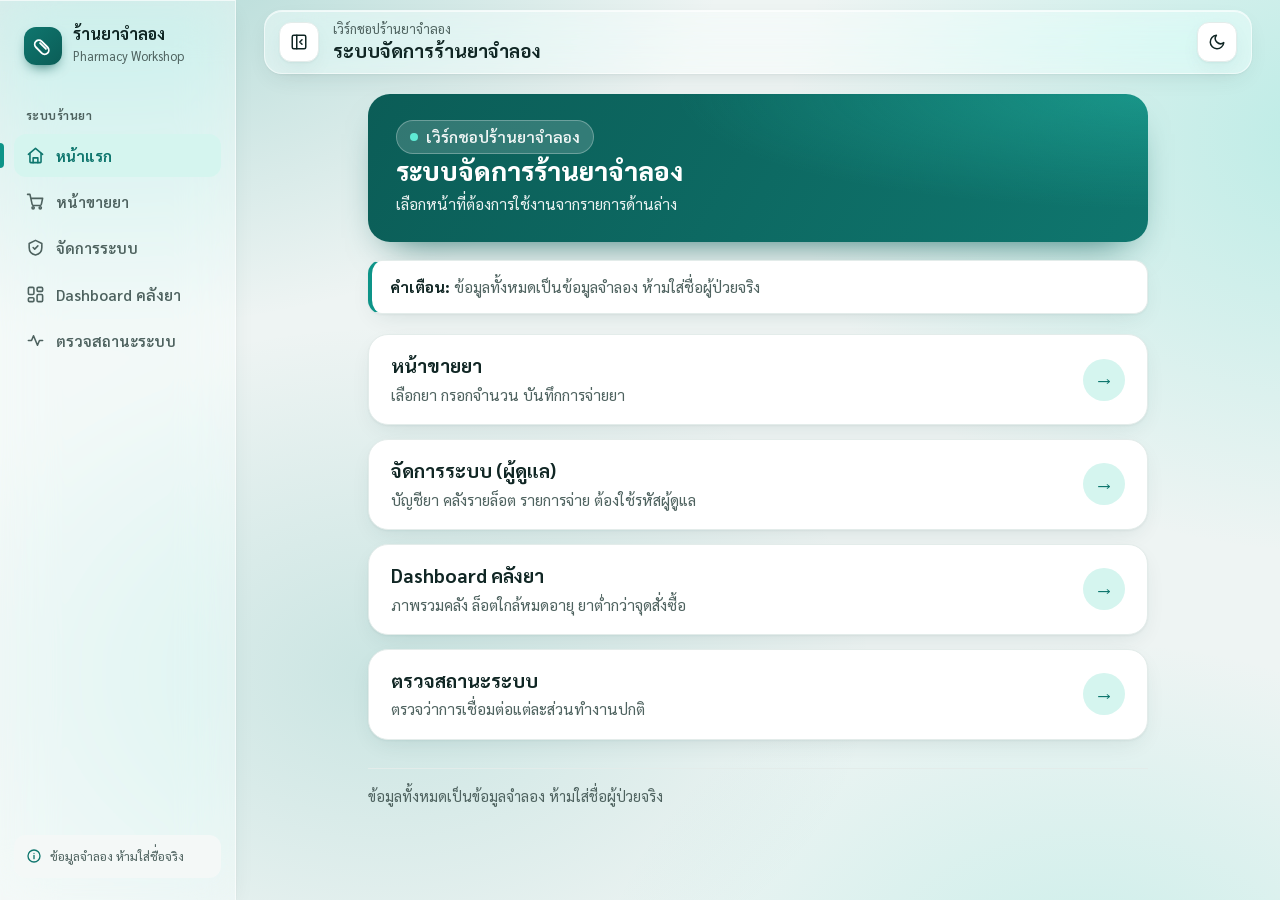
<file: index.html>
<!DOCTYPE html>
<html lang="th">
<head>
<meta charset="utf-8">
<meta name="viewport" content="width=device-width, initial-scale=1">
<title>ระบบร้านยาจำลอง · หน้าแรก</title>
<link rel="preconnect" href="https://fonts.googleapis.com">
<link rel="preconnect" href="https://fonts.gstatic.com" crossorigin>
<link href="https://fonts.googleapis.com/css2?family=Sarabun:wght@400;500;600;700;800&display=swap" rel="stylesheet">
<link rel="stylesheet" href="assets/app-shell.css">
<style>
  .wrap {
    max-width: 780px;
    margin: 0 auto;
    padding: 4px 0 32px;
  }

  .eyebrow {
    display: inline-flex;
    align-items: center;
    gap: 8px;
    padding: 4px 13px;
    border-radius: 999px;
    background: rgba(255, 255, 255, 0.16);
    border: 1px solid rgba(255, 255, 255, 0.28);
    color: #ffffff;
    font-size: 14px;
    font-weight: 600;
    margin: 0 0 12px;
  }

  .eyebrow::before {
    content: "";
    width: 8px;
    height: 8px;
    border-radius: 50%;
    background: #5eead4;
  }

  .notice {
    margin: 0 0 20px;
    padding: 14px 18px;
    background: var(--surface);
    border: 1px solid var(--border);
    border-left: 4px solid var(--primary);
    border-radius: 14px;
    box-shadow: var(--shadow);
    color: var(--text-2);
    font-size: 15.5px;
  }

  .notice strong {
    color: var(--text);
    font-weight: 700;
  }

  nav.menu-list {
    display: flex;
    flex-direction: column;
    gap: 14px;
  }

  a.nav-btn {
    display: flex;
    align-items: center;
    justify-content: space-between;
    gap: 16px;
    min-height: 84px;
    padding: 18px 22px;
    background: var(--surface);
    color: var(--text);
    text-decoration: none;
    border: 1px solid var(--border);
    border-radius: 20px;
    box-shadow: var(--shadow);
    transition: background-color 0.15s ease, border-color 0.15s ease, box-shadow 0.2s ease, transform 0.15s ease;
  }

  a.nav-btn:hover {
    border-color: var(--primary);
    box-shadow: var(--shadow-hover);
    transform: translateY(-2px);
  }

  a.nav-btn:active {
    transform: translateY(0);
  }

  a.nav-btn:focus-visible {
    outline: 2px solid var(--primary);
    outline-offset: 2px;
    border-color: var(--primary);
  }

  .nav-text {
    display: flex;
    flex-direction: column;
    gap: 4px;
    min-width: 0;
  }

  .nav-title {
    font-size: 19px;
    font-weight: 700;
    line-height: 1.35;
    color: var(--text);
  }

  .nav-desc {
    font-size: 15.5px;
    color: var(--text-2);
    line-height: 1.5;
  }

  .nav-arrow {
    flex-shrink: 0;
    display: inline-flex;
    align-items: center;
    justify-content: center;
    width: 42px;
    height: 42px;
    border-radius: 999px;
    background: var(--primary-soft);
    color: var(--primary-text);
    font-size: 20px;
    font-weight: 700;
    transition: background-color 0.15s ease, color 0.15s ease;
  }

  a.nav-btn:hover .nav-arrow,
  a.nav-btn:focus-visible .nav-arrow {
    background: var(--btn-primary-bg);
    color: var(--btn-primary-text);
  }

  footer.foot {
    margin-top: 28px;
    padding-top: 16px;
    border-top: 1px solid var(--border);
    color: var(--text-2);
    font-size: 14.5px;
  }
</style>
<link rel="stylesheet" href="assets/glass.css">
</head>
<body data-shell-title="ระบบจัดการร้านยาจำลอง" data-shell-crumb="เวิร์กชอปร้านยาจำลอง">
  <main class="wrap" data-shell-content>
    <header class="hero rise">
      <p class="eyebrow">เวิร์กชอปร้านยาจำลอง</p>
      <h2>ระบบจัดการร้านยาจำลอง</h2>
      <p class="subtitle">เลือกหน้าที่ต้องการใช้งานจากรายการด้านล่าง</p>
    </header>

    <p class="notice rise" style="--d:60ms" role="note">
      <strong>คำเตือน:</strong> ข้อมูลทั้งหมดเป็นข้อมูลจำลอง ห้ามใส่ชื่อผู้ป่วยจริง
    </p>

    <nav id="menu" class="menu-list rise" style="--d:120ms" aria-label="เมนูหลักของระบบร้านยา"></nav>

    <footer class="foot">
      ข้อมูลทั้งหมดเป็นข้อมูลจำลอง ห้ามใส่ชื่อผู้ป่วยจริง
    </footer>
  </main>

<script src="assets/app-shell.js"></script>

<script>
'use strict';

/* รายการปุ่มลิงก์หลักของระบบ — เพิ่มหรือลบหน้าได้ด้วยการแก้หนึ่งบรรทัด */
const LINKS = [
  { href: 'pos.html', title: 'หน้าขายยา', desc: 'เลือกยา กรอกจำนวน บันทึกการจ่ายยา' },
  { href: 'admin.html', title: 'จัดการระบบ (ผู้ดูแล)', desc: 'บัญชียา คลังรายล็อต รายการจ่าย ต้องใช้รหัสผู้ดูแล' },
  { href: 'dashboard.html', title: 'Dashboard คลังยา', desc: 'ภาพรวมคลัง ล็อตใกล้หมดอายุ ยาต่ำกว่าจุดสั่งซื้อ' },
  { href: 'status.html', title: 'ตรวจสถานะระบบ', desc: 'ตรวจว่าการเชื่อมต่อแต่ละส่วนทำงานปกติ' },
];

/* สร้างปุ่มลิงก์จากอาร์เรย์ LINKS ด้วย createElement และ textContent */
function renderMenu() {
  const menu = document.getElementById('menu');
  const fragment = document.createDocumentFragment();

  for (const item of LINKS) {
    const link = document.createElement('a');
    link.className = 'nav-btn';
    link.href = item.href;

    const textBox = document.createElement('span');
    textBox.className = 'nav-text';

    const title = document.createElement('span');
    title.className = 'nav-title';
    title.textContent = item.title;

    const desc = document.createElement('span');
    desc.className = 'nav-desc';
    desc.textContent = item.desc;

    const arrow = document.createElement('span');
    arrow.className = 'nav-arrow';
    arrow.setAttribute('aria-hidden', 'true');
    arrow.textContent = '→';

    textBox.append(title, desc);
    link.append(textBox, arrow);
    fragment.append(link);
  }

  menu.replaceChildren(fragment);
}

renderMenu();
</script>
</body>
</html>
</file>
<file: assets/app-shell.css>
/* =====================================================================
   App Shell กลางของระบบร้านยาจำลอง (ต้นแบบจาก dashboard.html)
   รองรับโหมดสว่างและโหมดมืด [data-theme="dark"] ผ่านเกณฑ์ WCAG AA
   ===================================================================== */

/* ===================== ตัวแปรสี (โหมดสว่าง) ===================== */
:root {
  --bg: #eef4f3;
  --surface: #ffffff;
  --surface-2: #f4f8f7;
  --border: #e3ecea;
  --input-border: #c5d6d3;
  --text: #102624;
  --text-2: #4e625f;
  --primary: #0d9488;
  --primary-2: #2dd4bf;
  --primary-soft: #d5f5ef;
  --primary-text: #0f766e;
  --btn-primary-bg: #0f766e;
  --btn-primary-hover: #0b5d57;
  --btn-primary-text: #ffffff;
  --track: #e8efee;
  --danger: #b91c1c;
  --danger-soft: #fee2e2;
  --ok: #047857;
  --ok-soft: #d1fae5;
  --warn: #9a4708;
  --warn-soft: #fef3c7;
  --bad: #b91c1c;
  --bad-soft: #fee2e2;
  --info: #0369a1;
  --info-soft: #e0f2fe;
  --hero-1: #0b5d57;
  --hero-2: #0f766e;
  --hero-3: #2dd4bf;
  --shadow: 0 1px 2px rgba(15, 60, 55, .05), 0 8px 24px -8px rgba(15, 60, 55, .12);
  --shadow-hover: 0 2px 4px rgba(15, 60, 55, .06), 0 14px 32px -10px rgba(15, 60, 55, .22);
  --k1: #d5f5ef; --k1i: #0f766e;
  --k2: #dbeefe; --k2i: #0369a1;
  --k3: #fdf0c8; --k3i: #9a4708;
  --k4: #ece8fe; --k4i: #6d28d9;
  color-scheme: light;
}

/* ===================== ตัวแปรสี (โหมดมืด) ===================== */
:root[data-theme="dark"] {
  --bg: #08100f;
  --surface: #111c1b;
  --surface-2: #162423;
  --border: #213432;
  --input-border: #304b48;
  --text: #e7f2f0;
  --text-2: #9ab2ae;
  --primary: #2dd4bf;
  --primary-2: #0f766e;
  --primary-soft: #123f3b;
  --primary-text: #5eead4;
  --btn-primary-bg: #2dd4bf;
  --btn-primary-hover: #5eead4;
  --btn-primary-text: #06211e;
  --track: #1c2e2c;
  --danger: #fca5a5;
  --danger-soft: #3b1414;
  --ok: #6ee7b7;
  --ok-soft: #0c3326;
  --warn: #fcd34d;
  --warn-soft: #3d2c08;
  --bad: #fca5a5;
  --bad-soft: #3b1414;
  --info: #7dd3fc;
  --info-soft: #0c3550;
  --hero-1: #063b37;
  --hero-2: #0b5e57;
  --hero-3: #14b8a6;
  --shadow: 0 1px 2px rgba(0, 0, 0, .35);
  --shadow-hover: 0 8px 24px -8px rgba(0, 0, 0, .6);
  --k1: #123f3b; --k1i: #5eead4;
  --k2: #0c3550; --k2i: #7dd3fc;
  --k3: #43300d; --k3i: #fcd34d;
  --k4: #2c2056; --k4i: #c4b5fd;
  color-scheme: dark;
}

/* ===================== พื้นฐาน ===================== */
* { box-sizing: border-box; }
html, body { margin: 0; min-height: 100%; }
html { scroll-behavior: smooth; }
body {
  font-family: "Sarabun", system-ui, -apple-system, sans-serif;
  background: var(--bg);
  color: var(--text);
  font-size: 16px;
  line-height: 1.55;
}
button, input, select, textarea { font: inherit; color: inherit; }
[hidden] { display: none !important; }
.num { font-variant-numeric: tabular-nums; }

@keyframes rise {
  from { opacity: 0; transform: translateY(12px); }
  to { opacity: 1; transform: none; }
}
.rise { animation: rise .45s cubic-bezier(.2, .7, .2, 1) both; animation-delay: var(--d, 0ms); }
@media (prefers-reduced-motion: reduce) {
  .rise { animation: none; }
  html { scroll-behavior: auto; }
}

/* ===================== โครงหน้า: sidebar + เนื้อหา ===================== */
.app {
  display: grid;
  grid-template-columns: 236px 1fr;
  min-height: 100vh;
  transition: grid-template-columns .25s cubic-bezier(.2, .7, .2, 1);
}

.sidebar {
  background: var(--surface);
  border-right: 1px solid var(--border);
  padding: 22px 14px;
  position: sticky;
  top: 0;
  height: 100vh;
  display: flex;
  flex-direction: column;
  gap: 3px;
  overflow-x: hidden;
  overflow-y: auto;
}

.brand {
  display: flex;
  align-items: center;
  gap: 11px;
  padding: 2px 10px 22px;
  white-space: nowrap;
  text-decoration: none;
  color: inherit;
}
.brand b { display: block; font-size: 16px; line-height: 1.2; color: var(--text); }
.brand span { font-size: 12.5px; color: var(--text-2); }
.brand-icon {
  width: 38px;
  height: 38px;
  border-radius: 12px;
  flex: none;
  background: linear-gradient(135deg, var(--hero-2), var(--hero-1));
  color: #ffffff;
  display: grid;
  place-items: center;
  box-shadow: 0 6px 14px -6px var(--hero-1);
}
.brand-icon svg { width: 20px; height: 20px; }

.nav-label {
  font-size: 11.5px;
  letter-spacing: .04em;
  color: var(--text-2);
  padding: 14px 12px 6px;
  font-weight: 700;
}

.nav-link {
  display: flex;
  align-items: center;
  gap: 11px;
  padding: 10px 12px;
  border-radius: 12px;
  color: var(--text-2);
  text-decoration: none;
  font-weight: 600;
  font-size: 15px;
  position: relative;
  white-space: nowrap;
  transition: background .15s, color .15s;
}
.nav-link:hover { background: var(--surface-2); color: var(--text); }
.nav-link:focus-visible { outline: 2px solid var(--primary); outline-offset: 1px; }
.nav-link.active {
  background: var(--primary-soft);
  color: var(--primary-text);
  font-weight: 700;
}
.nav-link.active::before {
  content: "";
  position: absolute;
  left: -14px;
  top: 9px;
  bottom: 9px;
  width: 4px;
  border-radius: 0 4px 4px 0;
  background: var(--primary);
}
.nav-link svg { width: 19px; height: 19px; flex: none; }

.sidebar-foot {
  margin-top: auto;
  font-size: 12.5px;
  color: var(--text-2);
  display: flex;
  gap: 8px;
  align-items: center;
  padding: 12px;
  border-radius: 12px;
  background: var(--surface-2);
  white-space: nowrap;
}
.sidebar-foot svg { width: 16px; height: 16px; flex: none; color: var(--primary-text); }

.main {
  min-width: 0;
  padding: 0 28px 48px;
}

/* ===================== แถบบน (topbar) ===================== */
.topbar {
  position: sticky;
  top: 0;
  z-index: 20;
  background: var(--bg);
  display: flex;
  align-items: center;
  gap: 14px;
  padding: 16px 0 14px;
}
.topbar-title { min-width: 0; }
.topbar .crumb { font-size: 13px; color: var(--text-2); line-height: 1.3; }
.topbar h1 { font-size: 19px; margin: 0; line-height: 1.3; font-weight: 700; color: var(--text); }
.topbar-end {
  margin-left: auto;
  display: flex;
  align-items: center;
  gap: 10px;
  flex-wrap: wrap;
}

.icon-btn {
  width: 40px;
  height: 40px;
  border-radius: 12px;
  flex: none;
  border: 1px solid var(--border);
  background: var(--surface);
  color: var(--text);
  box-shadow: var(--shadow);
  display: grid;
  place-items: center;
  cursor: pointer;
  transition: color .15s, border-color .15s, background .15s;
}
.icon-btn:hover { color: var(--primary-text); border-color: var(--primary); }
.icon-btn:focus-visible { outline: 2px solid var(--primary); outline-offset: 2px; }
.icon-btn svg { width: 18px; height: 18px; }
.menu-btn svg { transition: transform .25s; }

/* ===================== ย่อ sidebar เหลือแต่ไอคอน (จอใหญ่) ===================== */
.app.collapsed { grid-template-columns: 76px 1fr; }
.app.collapsed .brand { padding: 2px 5px 22px; }
.app.collapsed .brand > div:last-child,
.app.collapsed .nav-link .lbl,
.app.collapsed .sidebar-foot span { display: none; }
.app.collapsed .nav-label { font-size: 0; padding: 12px 0 4px; }
.app.collapsed .nav-label::after {
  content: "";
  display: block;
  height: 1px;
  margin: 0 10px;
  background: var(--border);
}
.app.collapsed .nav-link { justify-content: center; padding: 10px 0; }
.app.collapsed .sidebar-foot { justify-content: center; padding: 12px 0; }
.app.collapsed .menu-btn svg { transform: scaleX(-1); }
.app.collapsed .sidebar { overflow: visible; z-index: 30; }
.app.collapsed .nav-link[data-tip]:hover::after {
  content: attr(data-tip);
  position: absolute;
  left: calc(100% + 12px);
  top: 50%;
  transform: translateY(-50%);
  background: var(--text);
  color: var(--surface);
  font-size: 12.5px;
  font-weight: 600;
  padding: 5px 10px;
  border-radius: 8px;
  white-space: nowrap;
  pointer-events: none;
  z-index: 60;
  box-shadow: var(--shadow-hover);
}

/* ===================== Scrim และ Drawer บนมือถือ ===================== */
.scrim {
  position: fixed;
  inset: 0;
  background: rgba(5, 20, 18, .42);
  backdrop-filter: blur(2px);
  opacity: 0;
  pointer-events: none;
  transition: opacity .2s;
  z-index: 40;
}
.scrim.show { opacity: 1; pointer-events: auto; }

@media (max-width: 820px) {
  .app { grid-template-columns: 1fr; }
  .sidebar {
    position: fixed;
    left: 0;
    top: 0;
    z-index: 45;
    width: 256px;
    transform: translateX(-100%);
    transition: transform .25s cubic-bezier(.2, .7, .2, 1);
  }
  .sidebar.show { transform: none; box-shadow: var(--shadow-hover); }
  .app.collapsed { grid-template-columns: 1fr; }
  .app.collapsed .sidebar { overflow-y: auto; }
  .app.collapsed .brand { padding: 2px 10px 22px; }
  .app.collapsed .brand > div:last-child,
  .app.collapsed .sidebar-foot span { display: block; }
  .app.collapsed .nav-link .lbl { display: inline; }
  .app.collapsed .nav-label { font-size: 11.5px; padding: 14px 12px 6px; }
  .app.collapsed .nav-label::after { display: none; }
  .app.collapsed .nav-link { justify-content: flex-start; padding: 10px 12px; }
  .app.collapsed .sidebar-foot { justify-content: flex-start; padding: 12px; }
  .app.collapsed .menu-btn svg { transform: none; }
  .app.collapsed .nav-link[data-tip]:hover::after { display: none; }
  .main { padding: 0 16px 36px; }
  .topbar { flex-wrap: wrap; gap: 10px; }
  .topbar-end { margin-left: auto; }
}

/* ===================== Hero ===================== */
.hero {
  position: relative;
  overflow: hidden;
  border-radius: 22px;
  padding: 26px 28px;
  margin-bottom: 18px;
  background:
    radial-gradient(110% 140% at 100% 0%, color-mix(in srgb, var(--hero-3) 35%, transparent) 0%, transparent 55%),
    linear-gradient(120deg, var(--hero-1) 0%, var(--hero-2) 100%);
  color: #ffffff;
  box-shadow: 0 18px 40px -22px var(--hero-1);
}
.hero h2 { margin: 0 0 6px; font-size: 26px; font-weight: 800; line-height: 1.25; }
.hero p { margin: 0; color: rgba(255, 255, 255, .92); font-size: 15.5px; }

/* ===================== การ์ด ===================== */
.card {
  background: var(--surface);
  border: 1px solid var(--border);
  border-radius: 20px;
  box-shadow: var(--shadow);
  padding: 20px 22px;
  min-width: 0;
}
.card-head {
  display: flex;
  align-items: center;
  justify-content: space-between;
  gap: 12px;
  flex-wrap: wrap;
  margin-bottom: 14px;
}
.card-head h2 { font-size: 18px; font-weight: 700; margin: 0; line-height: 1.35; }
.card .hint { color: var(--text-2); font-size: 14px; margin: 2px 0 0; }

/* ===================== แท็กวันอ้างอิง ===================== */
.asof-pill {
  display: inline-flex;
  align-items: center;
  gap: 6px;
  margin: 0;
  padding: 7px 14px;
  border-radius: 999px;
  background: var(--surface);
  border: 1px solid var(--border);
  box-shadow: var(--shadow);
  color: var(--text-2);
  font-size: 14px;
  white-space: nowrap;
}
.asof-pill strong,
.asof-pill b { color: var(--text); font-weight: 700; }

/* ===================== ปุ่ม ===================== */
.btn {
  display: inline-flex;
  align-items: center;
  justify-content: center;
  gap: 8px;
  font: inherit;
  font-size: 15px;
  font-weight: 600;
  line-height: 1.4;
  border-radius: 12px;
  padding: 9px 18px;
  min-height: 42px;
  border: 1px solid var(--input-border);
  background: var(--surface);
  color: var(--text);
  cursor: pointer;
  text-decoration: none;
  white-space: nowrap;
  transition: transform .08s ease, background-color .15s ease, border-color .15s ease, color .15s ease;
}
.btn:hover:not(:disabled) {
  background: var(--surface-2);
  border-color: var(--primary);
  color: var(--primary-text);
}
.btn:active:not(:disabled) { transform: scale(.98); }
.btn:focus-visible { outline: 2px solid var(--primary); outline-offset: 2px; }
.btn:disabled { opacity: .48; cursor: not-allowed; }

.btn.primary {
  background: var(--btn-primary-bg);
  color: var(--btn-primary-text);
  border-color: transparent;
}
.btn.primary:hover:not(:disabled) {
  background: var(--btn-primary-hover);
  color: var(--btn-primary-text);
  border-color: transparent;
}

.btn.secondary {
  background: var(--surface);
  color: var(--text);
  border-color: var(--input-border);
}
.btn.secondary:hover:not(:disabled) {
  background: var(--surface-2);
  border-color: var(--primary);
  color: var(--primary-text);
}

.btn.danger {
  background: var(--bad-soft);
  color: var(--bad);
  border-color: color-mix(in srgb, var(--bad) 45%, transparent);
}
.btn.danger:hover:not(:disabled) {
  background: var(--bad-soft);
  color: var(--bad);
  border-color: var(--bad);
}

.btn.sm {
  padding: 5px 12px;
  min-height: 34px;
  font-size: 14px;
  border-radius: 10px;
}

/* ===================== ช่องกรอกและฟอร์ม ===================== */
label {
  font-size: 14.5px;
  font-weight: 600;
  color: var(--text-2);
}

input[type="text"],
input[type="password"],
input[type="number"],
input[type="date"],
input[type="search"],
select,
textarea {
  font: inherit;
  font-size: 15.5px;
  color: var(--text);
  background: var(--surface);
  border: 1px solid var(--input-border);
  border-radius: 12px;
  padding: 8px 13px;
  min-height: 44px;
  transition: border-color .15s ease, box-shadow .15s ease;
}

textarea { resize: vertical; min-height: 76px; width: 100%; }
select { cursor: pointer; }
input::placeholder,
textarea::placeholder { color: var(--text-2); opacity: .78; }

input:focus-visible,
select:focus-visible,
textarea:focus-visible {
  outline: 2px solid var(--primary);
  outline-offset: 1px;
  border-color: var(--primary);
}

/* ===================== ตาราง ===================== */
.table-wrap {
  overflow: auto;
  border: 1px solid var(--border);
  border-radius: 14px;
  background: var(--surface);
}
table {
  width: 100%;
  border-collapse: separate;
  border-spacing: 0;
  font-size: 15px;
}
thead th {
  position: sticky;
  top: 0;
  z-index: 1;
  background: var(--surface-2);
  color: var(--text-2);
  font-weight: 700;
  font-size: 14px;
  text-align: left;
  padding: 11px 13px;
  border-bottom: 1px solid var(--border);
  white-space: nowrap;
}
tbody td {
  padding: 10px 13px;
  border-bottom: 1px solid var(--border);
  vertical-align: top;
}
tbody tr:hover td { background: var(--surface-2); }
tbody tr:last-child td { border-bottom: none; }
th.num, td.num {
  text-align: right;
  font-variant-numeric: tabular-nums;
  white-space: nowrap;
}

/* ===================== ป้ายสถานะ ===================== */
.st,
.badge {
  display: inline-flex;
  align-items: center;
  gap: 6px;
  padding: 2px 10px;
  border-radius: 999px;
  font-size: 13.5px;
  font-weight: 700;
  white-space: nowrap;
}
.st::before,
.badge::before {
  content: "";
  width: 7px;
  height: 7px;
  border-radius: 50%;
  background: currentColor;
  flex-shrink: 0;
}
.st.ok, .badge.ok { background: var(--ok-soft); color: var(--ok); }
.st.warn, .badge.warn, .badge.low { background: var(--warn-soft); color: var(--warn); }
.st.bad, .badge.bad { background: var(--bad-soft); color: var(--bad); }
.st.info, .badge.info { background: var(--info-soft); color: var(--info); }
.st.mute, .badge.mute { background: var(--surface-2); color: var(--text-2); }
</file>
<file: assets/glass.css>
/* =====================================================================
   glass.css : ชั้นกระจกฝ้าแบบ Apple ใช้ร่วมทุกหน้า
   ใช้สีเดิมจากตัวแปร (--bg, --surface, --primary ...) ไม่กำหนดสีใหม่
   แค่ทำพื้นผิวให้โปร่งแสง + เบลอ + ขอบแสงบาง ๆ
   โหลดไฟล์นี้หลังสไตล์ของหน้าเสมอ
   ===================================================================== */
:root {
  --glass-alpha: 42%;
  --glass-blur: blur(26px) saturate(180%);
  --glass-edge: rgba(255, 255, 255, .55);
  --glass-shine: inset 0 1px 0 rgba(255, 255, 255, .65);
}
:root[data-theme="dark"] {
  --glass-alpha: 40%;
  --glass-edge: rgba(255, 255, 255, .09);
  --glass-shine: inset 0 1px 0 rgba(255, 255, 255, .06);
}

/* พื้นหลังมีแสงสีจาง ๆ จากสีหลักเดิม เพื่อให้เห็นความเป็นกระจก */
body {
  background:
    radial-gradient(900px 600px at 8% -10%, color-mix(in srgb, var(--primary) 30%, transparent), transparent 70%),
    radial-gradient(800px 600px at 105% 15%, color-mix(in srgb, var(--primary-2, var(--primary)) 26%, transparent), transparent 70%),
    radial-gradient(700px 500px at 30% 75%, color-mix(in srgb, var(--primary) 16%, transparent), transparent 70%),
    radial-gradient(700px 500px at 85% 110%, color-mix(in srgb, var(--primary-2, var(--primary)) 18%, transparent), transparent 70%),
    var(--bg);
  background-attachment: fixed;
}

/* พื้นผิวกระจก */
.sidebar,
.topbar,
.card,
.kpi,
.filters,
.section-tabs,
.alert-strip,
.seg {
  background: color-mix(in srgb, var(--surface) var(--glass-alpha), transparent);
  -webkit-backdrop-filter: var(--glass-blur);
  backdrop-filter: var(--glass-blur);
  border-color: var(--glass-edge);
  box-shadow: var(--glass-shine), var(--shadow, 0 8px 24px -8px rgba(0, 0, 0, .15));
}
.sidebar { border-right: 1px solid var(--glass-edge); }
/* แถบบนเป็นแคปซูลกระจกลอย มีขอบครบรอบ ไม่ตัดขาดกลางจอ */
.topbar {
  top: 10px;
  margin: 10px 0 16px;
  padding: 10px 14px;
  border: 1px solid var(--glass-edge);
  border-radius: 18px;
}
.card, .kpi, .filters, .section-tabs { border: 1px solid var(--glass-edge); }

/* ช่องกรอกและตารางเป็นกระจกบางกว่า */
input:not([type="checkbox"]):not([type="radio"]),
select,
textarea {
  background: color-mix(in srgb, var(--surface) 72%, transparent);
  -webkit-backdrop-filter: blur(12px);
  backdrop-filter: blur(12px);
}
thead th {
  background: color-mix(in srgb, var(--surface-2, var(--surface)) 80%, transparent);
  -webkit-backdrop-filter: blur(12px);
  backdrop-filter: blur(12px);
}

/* เบราว์เซอร์ที่ไม่รองรับการเบลอ หรือผู้ใช้ตั้งค่าลดความโปร่งใส ให้กลับเป็นพื้นทึบตามเดิม */
@supports not ((backdrop-filter: blur(1px)) or (-webkit-backdrop-filter: blur(1px))) {
  .sidebar, .topbar, .card, .kpi, .filters, .section-tabs, .alert-strip, .seg { background: var(--surface); }
}
@media (prefers-reduced-transparency: reduce) {
  .sidebar, .topbar, .card, .kpi, .filters, .section-tabs, .alert-strip, .seg,
  input, select, textarea, thead th {
    background: var(--surface);
    -webkit-backdrop-filter: none;
    backdrop-filter: none;
  }
  body { background: var(--bg); }
}
</file>
